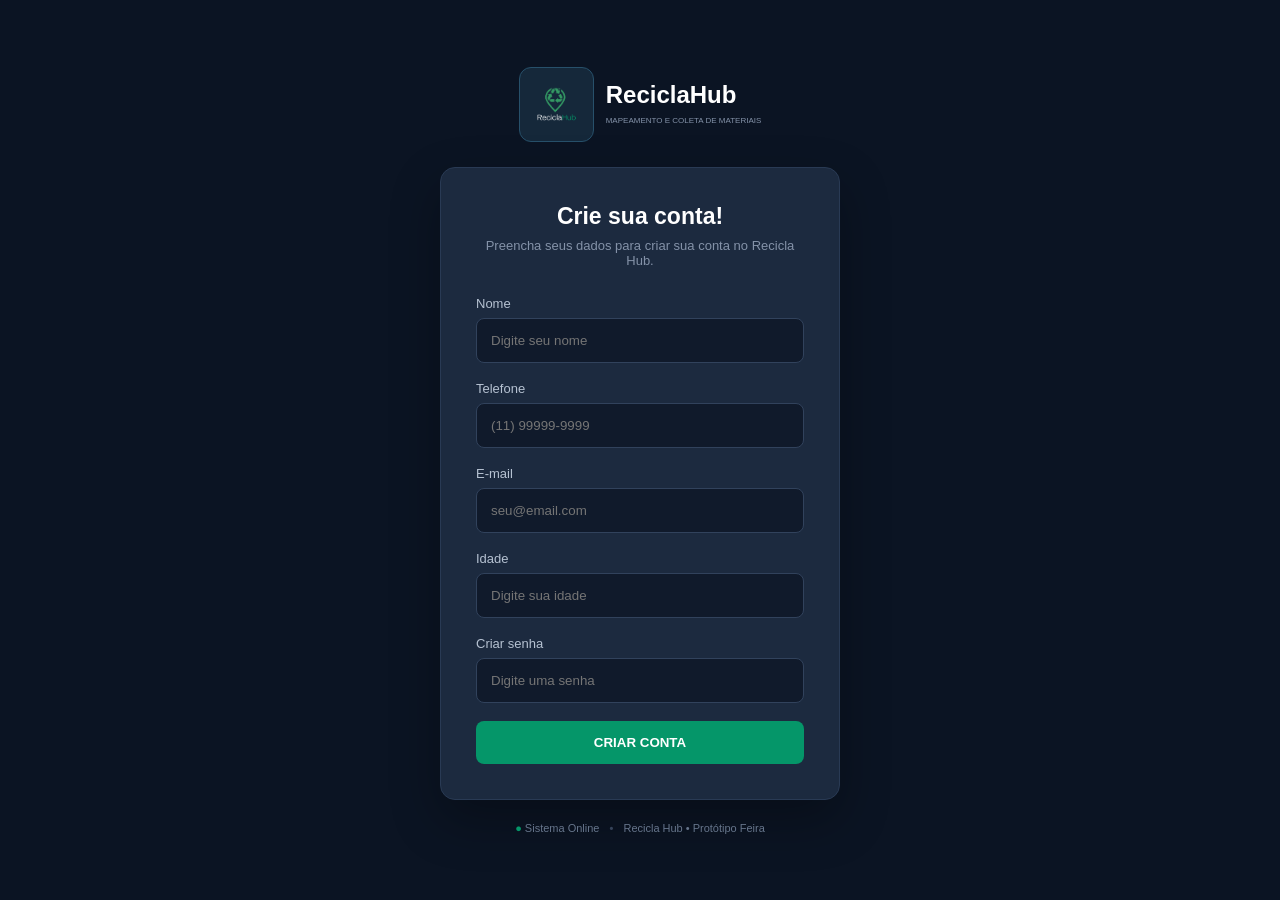
<file: reciclahub/cadastro.html>
<!DOCTYPE html>
<html lang="pt-BR">
<head>
    <meta charset="UTF-8">
    <meta name="viewport" content="width=device-width, initial-scale=1.0">
    <title>ReciclaHub - Cadastro</title>
    <link rel="stylesheet" href="css/cadastrologin.css">
</head>

<body>

    <div class="login-container">

        <!-- LOGO -->
        <div class="logo">

            <div class="logo-icon">
                <img src="img/logo.png" alt="Logo Recicla Hub">
            </div>

            <div>
                <h1>ReciclaHub</h1>
                <span>MAPEAMENTO E COLETA DE MATERIAIS</span>
            </div>

        </div>


        <!-- CADASTRO -->
        <div class="login-box">

            <h2>Crie sua conta!</h2>

            <p>Preencha seus dados para criar sua conta no Recicla Hub.</p>

            <form>

                <label for="nome">Nome</label>
                <input
                    type="text"
                    id="nome"
                    placeholder="Digite seu nome"
                    required
                >

                <label for="telefone">Telefone</label>
                <input
                    type="tel"
                    id="telefone"
                    placeholder="(11) 99999-9999"
                    required
                >

                <label for="email">E-mail</label>
                <input
                    type="email"
                    id="email"
                    placeholder="seu@email.com"
                    required
                >

                <label for="idade">Idade</label>
                <input
                    type="number"
                    id="idade"
                    placeholder="Digite sua idade"
                    required
                >

                <label for="senha">Criar senha</label>
                <input
                    type="password"
                    id="senha"
                    placeholder="Digite uma senha"
                    required
                >

                <button type="submit">CRIAR CONTA</button> 
                

            </form>
            

        </div>


        <!-- RODAPÉ -->
        <footer>
            <span>●</span> Sistema Online
            <b>•</b>
            Recicla Hub • Protótipo Feira
        </footer>

    </div>

</body>
</html>
</file>
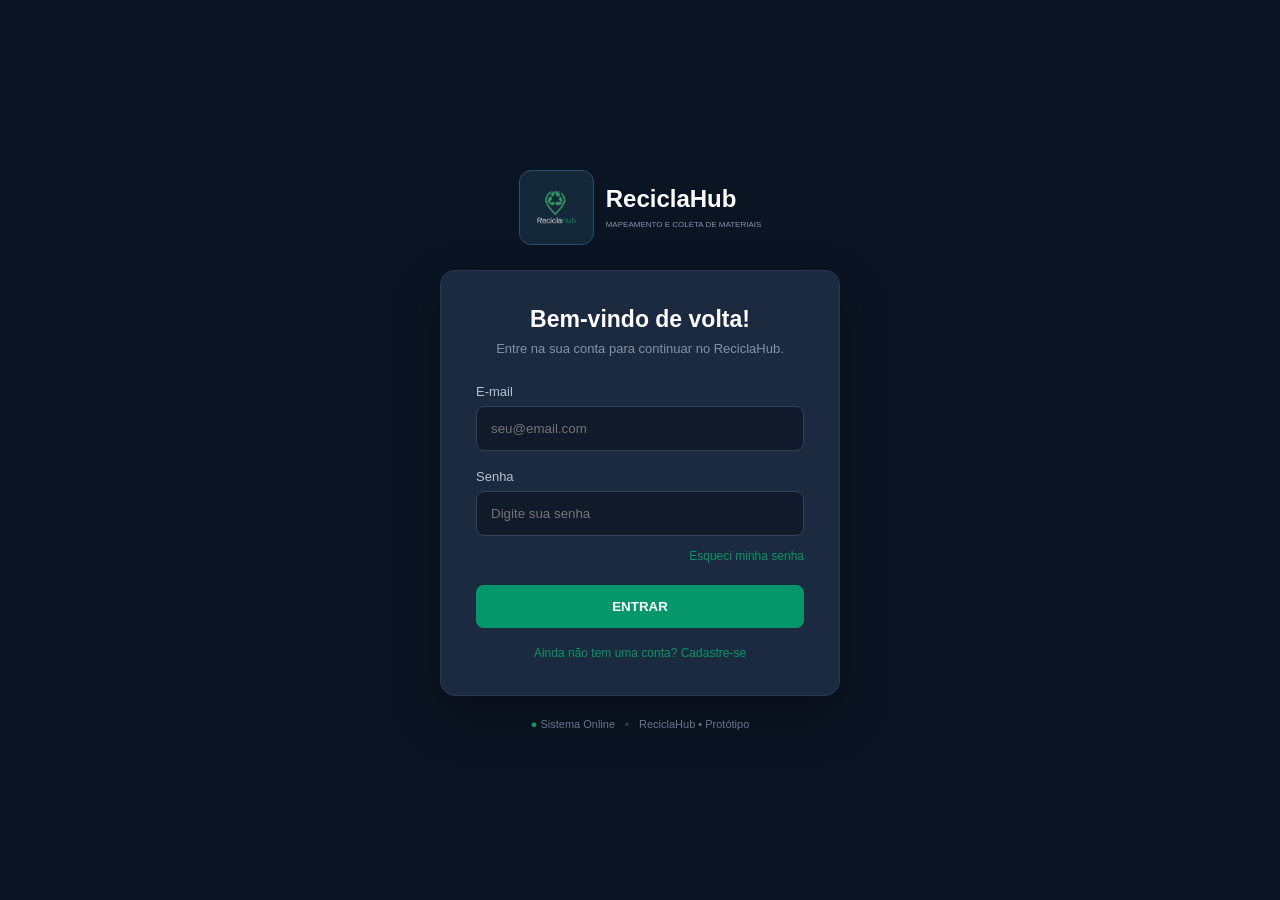
<file: reciclahub/login.html>
<!DOCTYPE html>

<html lang="pt-BR">

<head>

    <meta charset="UTF-8">
    <meta name="viewport" content="width=device-width, initial-scale=1.0">

    <title>ReciclaHub - Login</title>

   <link rel="stylesheet" href="css/cadastrologin.css">

</head>

<body>

    <div class="login-container">

        <div class="logo">

            <div class="logo-icon">
                <img src="img/logo.png" alt="Logo EcoRota">
            </div>

            <div>
                <h1>ReciclaHub</h1>
                <span>MAPEAMENTO E COLETA DE MATERIAIS</span>
            </div>

        </div>

        <div class="login-box">

            <h2>Bem-vindo de volta!</h2>

            <p>Entre na sua conta para continuar no ReciclaHub.</p>

            <form>

                <label for="email">E-mail</label>

                <input
                    type="email"
                    id="email"
                    placeholder="seu@email.com"
                    required
                >

                <label for="senha">Senha</label>

                <input
                    type="password"
                    id="senha"
                    placeholder="Digite sua senha"
                    required
                >

                <a href="#" class="forgot">
                    Esqueci minha senha
                </a>

                <button type="submit">ENTRAR</button>

                <a href="cadastro.html" class="cadastro">
                    Ainda não tem uma conta? Cadastre-se
                </a>

            </form>

        </div>

        <footer>

            <span>●</span> Sistema Online

            <b>•</b>

            ReciclaHub • Protótipo

        </footer>

    </div>

</body>

</html>
</file>
<file: reciclahub/css/cadastrologin.css>
* {
    margin: 0;
    padding: 0;
    box-sizing: border-box;
}

body {
    font-family: Arial, sans-serif;
    background: #0b1423;
    color: #fff;
}

.login-container {
    min-height: 100vh;

    display: flex;
    flex-direction: column;
    justify-content: center;
    align-items: center;

    padding: 30px;
}


/* LOGO */

.logo {
    display: flex;
    align-items: center;
    gap: 12px;

    margin-bottom: 25px;
}

.logo-icon {
    width: 75px;
    height: 75px;

    display: flex;
    align-items: center;
    justify-content: center;

    border-radius: 12px;

    color: #059669;
    background: #15283a;
    border: 1px solid #27506a;

    font-size: 26px;
}
.logo-icon img {
    width: 75px;
    height: 75px;
    object-fit: contain;
}

.logo h1 {
    font-size: 24px;
}

.logo span {
    font-size: 8px;
    color: #8492a8;
}


/* LOGIN */

.login-box {
    width: 400px;
    max-width: 100%;

    padding: 35px;

    background: #1c2a3f;
    border: 1px solid #293a54;
    border-radius: 15px;

    box-shadow: 0 20px 50px rgba(0, 0, 0, .3);
}

.login-box h2 {
    text-align: center;
    font-size: 23px;
    margin-bottom: 8px;
}

.login-box p {
    text-align: center;
    color: #8492a8;
    font-size: 13px;
    margin-bottom: 28px;
}


/* CAMPOS */

label {
    display: block;

    color: #b6c2d2;
    font-size: 13px;

    margin-bottom: 7px;
}

input {
    width: 100%;

    padding: 14px;

    margin-bottom: 18px;

    background: #101a2b;
    color: #fff;

    border: 1px solid #31425c;
    border-radius: 8px;

    outline: none;
}

input:focus {
    border-color: #059669;
}


/* ESQUECI A SENHA */

.forgot {
    display: block;

    text-align: right;

    color: #059669;
    font-size: 12px;

    text-decoration: none;

    margin: -5px 0 22px;
}

.forgot:hover {
    text-decoration: underline;
}


/* BOTÃO */

button {
    width: 100%;

    padding: 14px;

    border: none;
    border-radius: 8px;

    background: #059669;
    color: white;

    font-weight: bold;
    cursor: pointer;

    transition: .2s;
}

button:hover {
    background: #059669;
    transform: translateY(-1px);
}
.cadastro {
    display: block;
    text-align: center;
    margin-top: 18px;

    color: #059669;
    font-size: 12px;

    text-decoration: none;
}

.cadastro:hover {
    text-decoration: underline;
}

/* RODAPÉ */

footer {
    margin-top: 22px;

    color: #66758b;
    font-size: 11px;
}

footer span {
    color: #059669;
}

footer b {
    color: #354359;
    margin: 0 7px;
}


/* CELULAR */

@media (max-width: 500px) {

    .login-container {
        padding: 20px;
    }

    .login-box {
        padding: 28px 22px;
    }

    .logo {
        margin-bottom: 20px;
    }
}
</file>
